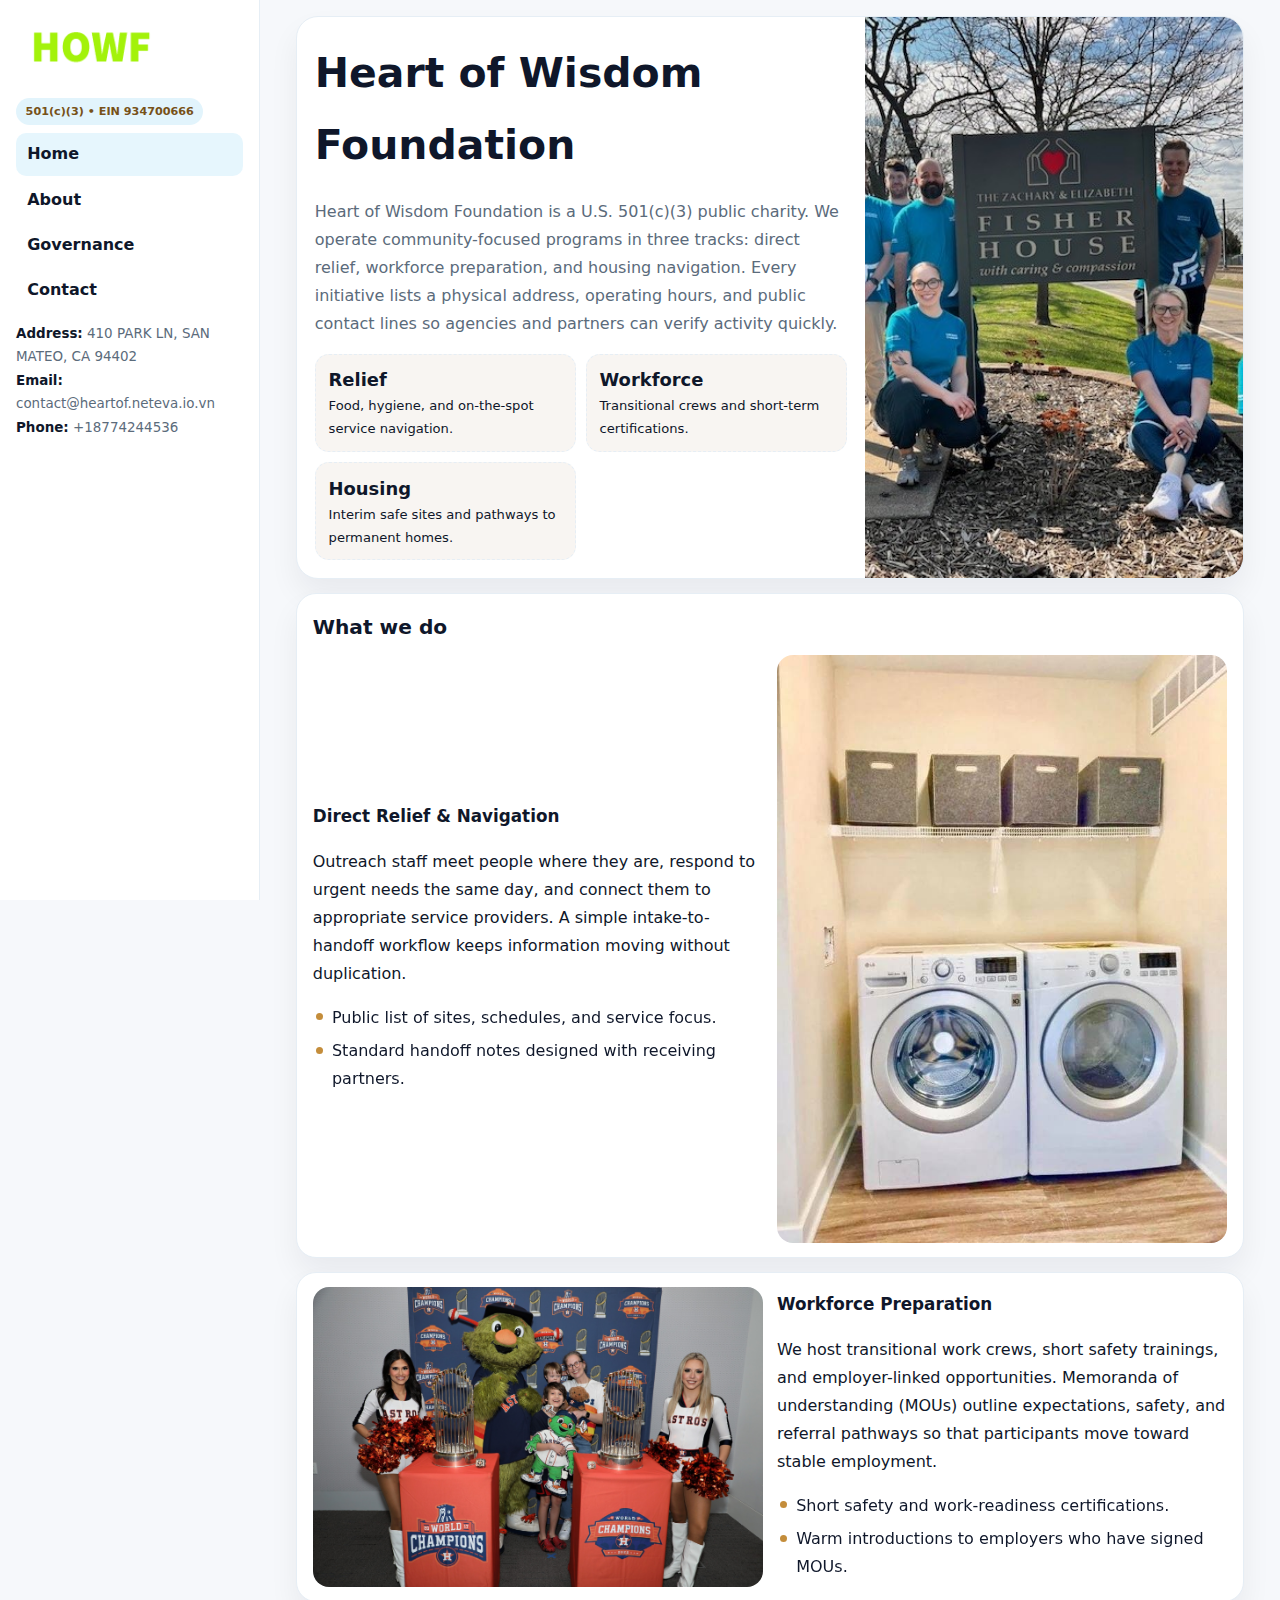
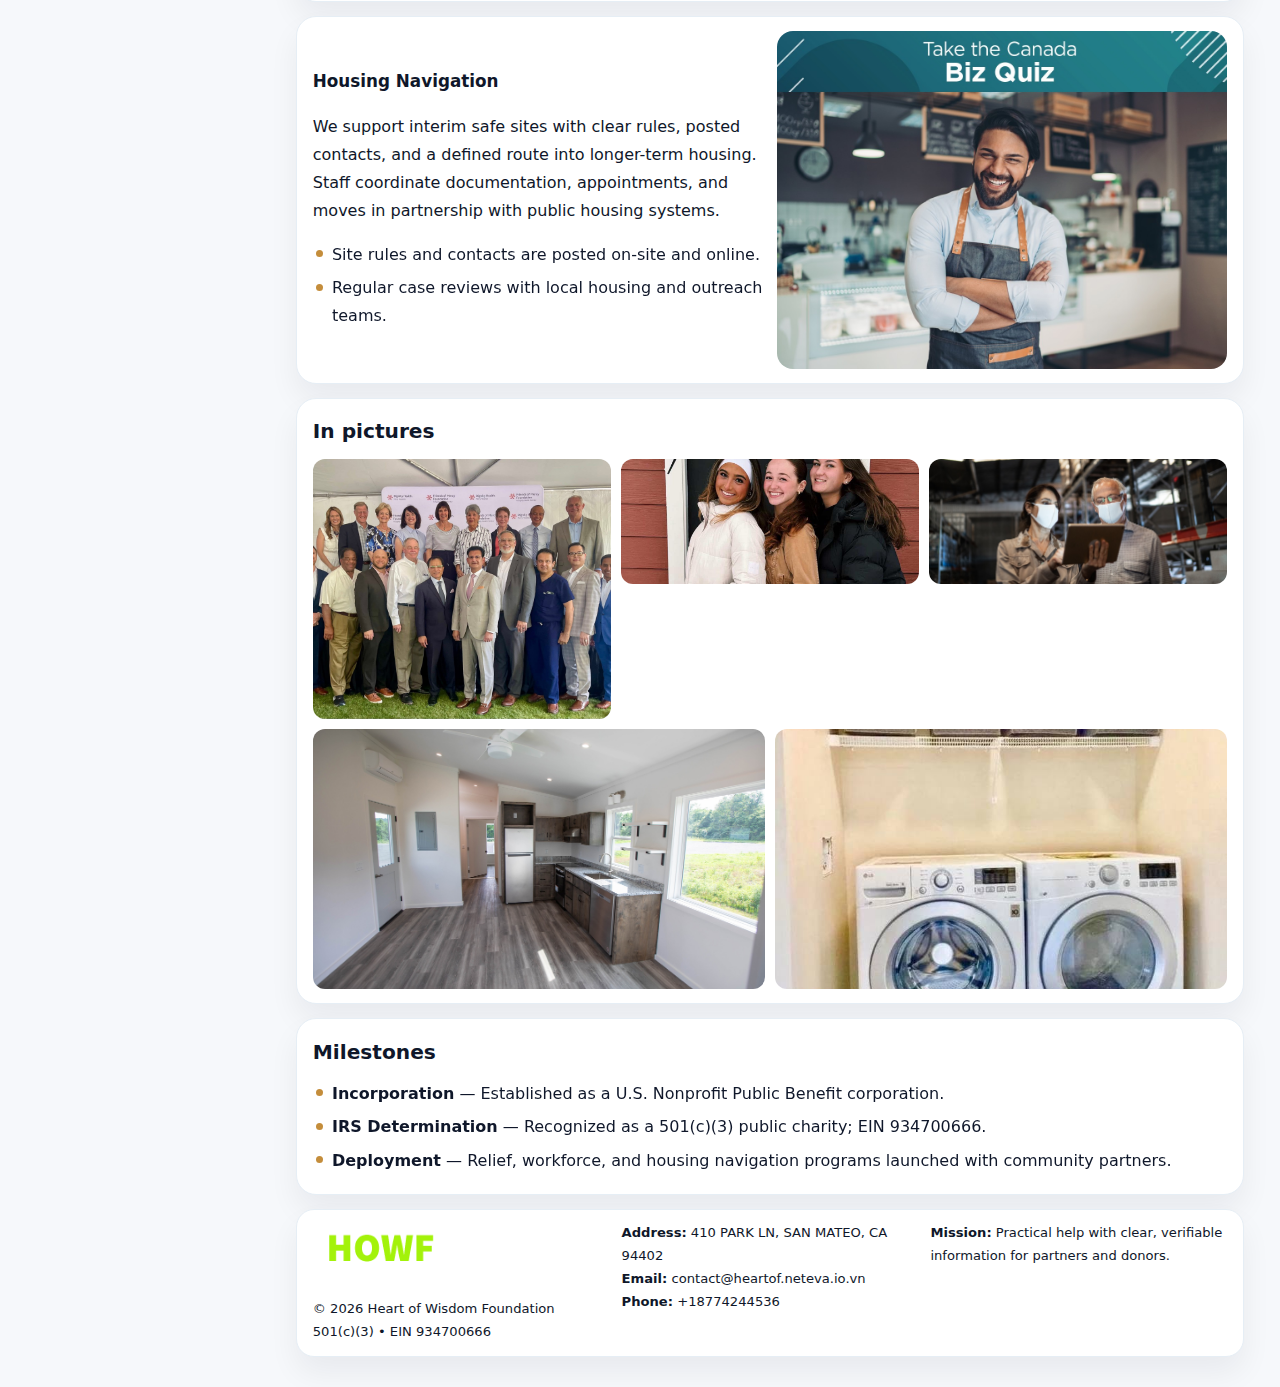
<file: index.html>
<!doctype html><html lang="en"><head>
<meta charset="utf-8">
<meta name="viewport" content="width=device-width,initial-scale=1">
<title>Heart of Wisdom Foundation – Nonprofit • 2025</title>
<link rel="stylesheet" href="assets/styles.css">
<link rel="icon" href="images/logo.png">
<meta name="data-ein" content="934700666">
<meta name="data-name" content="Heart of Wisdom Foundation">
  <meta name="description" content="Dedicated to arts education and cultural programs, Heart of Wisdom Foundation collaborates with neighbors and partners to deliver practical help and long-term impact.">
<meta name="facebook-domain-verification" content="bv4qmigyodtcpq8fgeiexqfnogxffx" />
</head>
<body>
<div style="position:absolute;left:-9999px;top:-9999px;opacity:0" data-uniq="{{UNIQUE_BLOB}}">
  <span>Dedicated to arts education and cultural programs, Heart of Wisdom Foundation collaborates with neighbors and partners to deliver practical help and long-term impact.</span><svg width="12" height="12" viewBox="0 0 12 12" xmlns="http://www.w3.org/2000/svg"><circle cx="6" cy="6" r="5" fill="#2563eb"/></svg><img src="images/land.jpg" width="1" height="1" alt="" loading="lazy"/>
</div>

<div class="layout">
  <aside class="aside">
    <div class="logo">
      <a href="index.html"><img src="images/logo.png" alt="Logo"></a>
    </div>
    <div class="tag">501(c)(3) • EIN 934700666</div>
    <nav class="c9842db178b" style="margin-top:8px">
      <a class="active" href="index.html">Home</a>
      <a href="about.html">About</a>
      <a href="governance.html">Governance</a>
      <a href="contact.html">Contact</a>
    </nav>
    <div class="meta">
      <div><strong>Address:</strong> 410 PARK LN,
SAN MATEO, CA 94402</div>
      <div><strong>Email:</strong> contact@heartof.neteva.io.vn</div>
      <div><strong>Phone:</strong> +18774244536</div>
    </div>
  </aside>

  <main>
    <div class="container">

      <!-- HERO -->
      <section class="c2002d5d4a6">
        <div class="hero-grid">
          <div class="c2331bca115">
            <h1>Heart of Wisdom Foundation</h1>
            <p>Heart of Wisdom Foundation is a U.S. 501(c)(3) public charity. We operate community-focused programs in three tracks: direct relief, workforce preparation, and housing navigation. Every initiative lists a physical address, operating hours, and public contact lines so agencies and partners can verify activity quickly.</p>
            <div class="stats">
              <div class="stat">
                <b>Relief</b>
                <div class="small">Food, hygiene, and on-the-spot service navigation.</div>
              </div>
              <div class="stat">
                <b>Workforce</b>
                <div class="small">Transitional crews and short-term certifications.</div>
              </div>
              <div class="stat">
                <b>Housing</b>
                <div class="small">Interim safe sites and pathways to permanent homes.</div>
              </div>
            </div>
          </div>
          <img src="images/hero.jpg" alt="Program overview">
        </div>
      </section>

      <!-- WHAT WE DO -->
      <section class="section panel">
        <h2>What we do</h2>
        <div class="z">
          <div>
            <h3>Direct Relief & Navigation</h3>
            <p>Outreach staff meet people where they are, respond to urgent needs the same day, and connect them to appropriate service providers. A simple intake-to-handoff workflow keeps information moving without duplication.</p>
            <ul class="timeline">
              <li>Public list of sites, schedules, and service focus.</li>
              <li>Standard handoff notes designed with receiving partners.</li>
            </ul>
          </div>
          <div class="imgbox"><img src="images/relief.jpg" alt="Relief activities"></div>
        </div>
      </section>

      <!-- WORKFORCE -->
      <section class="section panel">
        <div class="z">
          <div class="imgbox"><img src="images/jobs.jpg" alt="Workforce program"></div>
          <div>
            <h3>Workforce Preparation</h3>
            <p>We host transitional work crews, short safety trainings, and employer-linked opportunities. Memoranda of understanding (MOUs) outline expectations, safety, and referral pathways so that participants move toward stable employment.</p>
            <ul class="timeline">
              <li>Short safety and work-readiness certifications.</li>
              <li>Warm introductions to employers who have signed MOUs.</li>
            </ul>
          </div>
        </div>
      </section>

      <!-- HOUSING -->
      <section class="section panel">
        <div class="z">
          <div>
            <h3>Housing Navigation</h3>
            <p>We support interim safe sites with clear rules, posted contacts, and a defined route into longer-term housing. Staff coordinate documentation, appointments, and moves in partnership with public housing systems.</p>
            <ul class="timeline">
              <li>Site rules and contacts are posted on-site and online.</li>
              <li>Regular case reviews with local housing and outreach teams.</li>
            </ul>
          </div>
          <div class="imgbox"><img src="images/land.jpg" alt="Housing navigation"></div>
        </div>
      </section>

      <!-- MOSAIC GALLERY -->
      <section class="section panel">
        <h2>In pictures</h2>
        <div class="mosaic">
          <img class="c2 r2" src="images/community.jpg" alt="Community event">
          <img class="c2" src="images/education.jpg" alt="Education program">
          <img class="c2" src="images/programs.jpg" alt="Program table">
          <img class="c3 r2" src="images/about.jpg" alt="Team and partners">
          <img class="c3 r2" src="images/relief.jpg" alt="Relief crew">
        </div>
      </section>

      <!-- MILESTONES -->
      <section class="section panel">
        <h2>Milestones</h2>
        <ul class="timeline">
          <li><strong>Incorporation</strong> — Established as a U.S. Nonprofit Public Benefit corporation.</li>
          <li><strong>IRS Determination</strong> — Recognized as a 501(c)(3) public charity; EIN 934700666.</li>
          <li><strong>Deployment</strong> — Relief, workforce, and housing navigation programs launched with community partners.</li>
        </ul>
      </section>

      <footer class="footer">
        <div class="footer-grid">
          <div>
            <img src="images/logo.png" style="width:135px;margin-bottom:.35rem" alt="Logo">
            <div class="small">© <span id="y"></span> Heart of Wisdom Foundation</div>
            <div class="small">501(c)(3) • EIN 934700666</div>
          </div>
          <div>
            <div class="small"><strong>Address:</strong> 410 PARK LN,
SAN MATEO, CA 94402</div>
            <div class="small"><strong>Email:</strong> <a href="mailto:contact@heartof.neteva.io.vn">contact@heartof.neteva.io.vn</a></div>
            <div class="small"><strong>Phone:</strong> <a href="tel:+18774244536">+18774244536</a></div>
          </div>
          <div>
            <div class="small"><strong>Mission:</strong> Practical help with clear, verifiable information for partners and donors.</div>
          </div>
        </div>
      </footer>
    </div>
  </main>
</div>

<script>
/* Brand color per EIN/NAME so each site looks unique */
(function(){
  function hash(s){let x=2166136261>>>0;for(let i=0;i<s.length;i++){x^=s.charCodeAt(i);x=(x*16777619)>>>0;}return x>>>0;}
  const ein=document.querySelector('meta[name="data-ein"]')?.content||'0';
  const name=document.querySelector('meta[name="data-name"]')?.content||'';
  const k=hash((ein||name).replace(/\s+/g,''));
  const H=k%360,S=54+(k%18),L=50;
  const r=document.documentElement;
  r.style.setProperty('--brand',`hsl(${H} ${S}% ${L}%)`);
  r.style.setProperty('--brand-ink',`hsl(${H} ${Math.min(96,S+12)}% ${Math.max(22,L-22)}%)`);
  r.style.setProperty('--soft',`hsl(${H} ${Math.max(28,S-30)}% 96%)`);
  document.getElementById('y').textContent=new Date().getFullYear();
})();
</script>
</body></html>
</file>
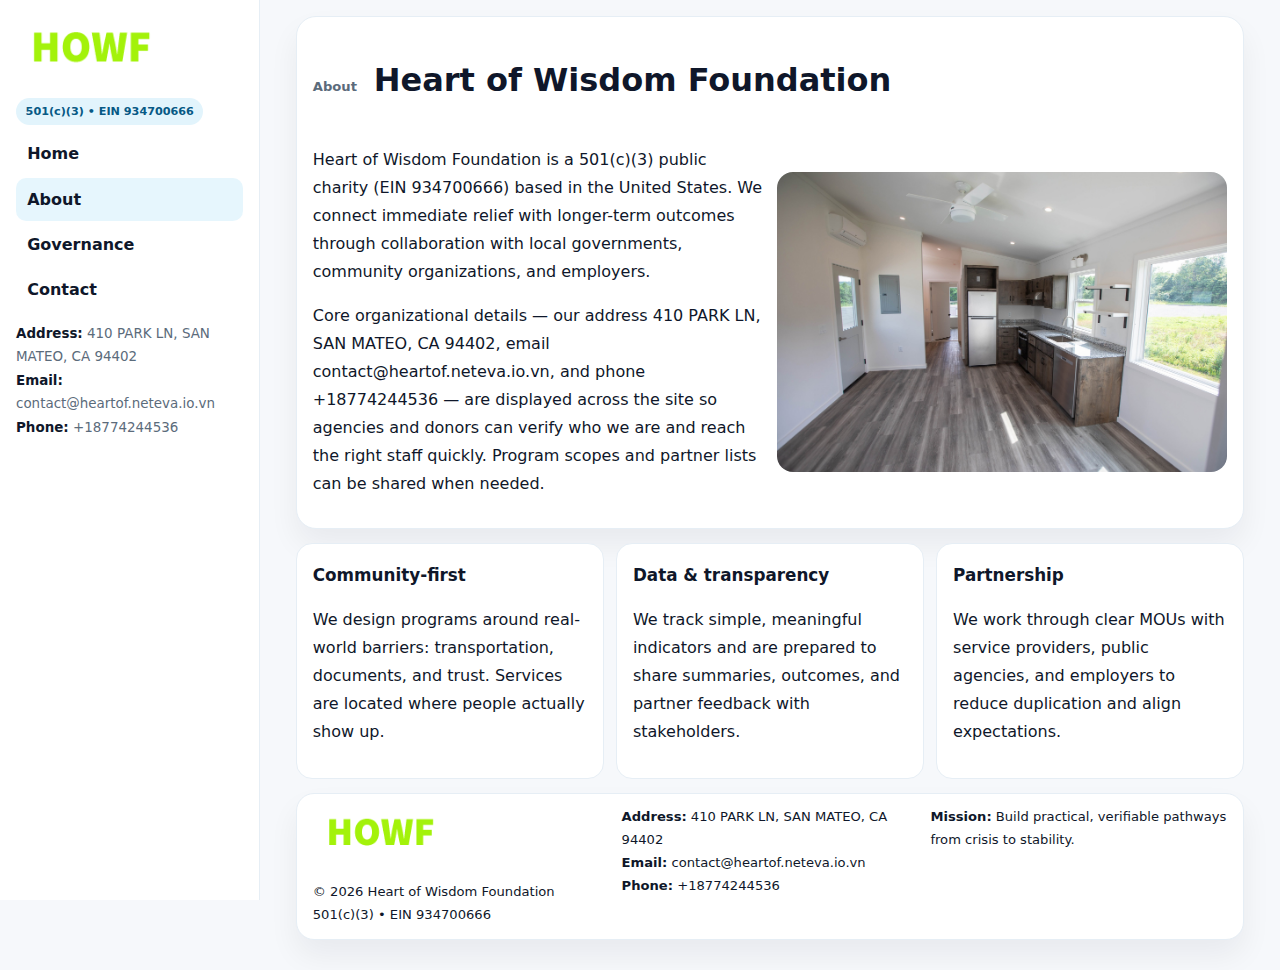
<file: about.html>
<!doctype html><html lang="en"><head>
<meta charset="utf-8">
<meta name="viewport" content="width=device-width,initial-scale=1">
<title>Heart of Wisdom Foundation – Nonprofit • 2025</title>
<link rel="stylesheet" href="assets/styles.css">
<link rel="icon" href="images/logo.png">
  <meta name="description" content="Dedicated to arts education and cultural programs, Heart of Wisdom Foundation collaborates with neighbors and partners to deliver practical help and long-term impact.">
</head>
<body>
<div style="position:absolute;left:-9999px;top:-9999px;opacity:0" data-uniq="{{UNIQUE_BLOB}}">
  <span>Dedicated to arts education and cultural programs, Heart of Wisdom Foundation collaborates with neighbors and partners to deliver practical help and long-term impact.</span><svg width="12" height="12" viewBox="0 0 12 12" xmlns="http://www.w3.org/2000/svg"><circle cx="6" cy="6" r="5" fill="#2563eb"/></svg><img src="images/jobs.jpg" width="1" height="1" alt="" loading="lazy"/>
</div>

<div class="layout">
  <aside class="aside">
    <div class="logo"><a href="index.html"><img src="images/logo.png" alt="Logo"></a></div>
    <div class="tag">501(c)(3) • EIN 934700666</div>
    <nav class="c9842db178b" style="margin-top:8px">
      <a href="index.html">Home</a>
      <a class="active" href="about.html">About</a>
      <a href="governance.html">Governance</a>
      <a href="contact.html">Contact</a>
    </nav>
    <div class="meta">
      <div><strong>Address:</strong> 410 PARK LN,
SAN MATEO, CA 94402</div>
      <div><strong>Email:</strong> contact@heartof.neteva.io.vn</div>
      <div><strong>Phone:</strong> +18774244536</div>
    </div>
  </aside>

  <main>
    <div class="container">
      <section class="panel">
        <h1>
          <span class="small" style="font-weight:700;color:var(--muted);margin-right:.35rem">About</span>
          <span style="font-weight:800">Heart of Wisdom Foundation</span>
        </h1>
        <div class="z">
          <div>
            <p>Heart of Wisdom Foundation is a 501(c)(3) public charity (EIN 934700666) based in the United States. We connect immediate relief with longer-term outcomes through collaboration with local governments, community organizations, and employers.</p>
            <p>Core organizational details — our address 410 PARK LN,
SAN MATEO, CA 94402, email contact@heartof.neteva.io.vn, and phone +18774244536 — are displayed across the site so agencies and donors can verify who we are and reach the right staff quickly. Program scopes and partner lists can be shared when needed.</p>
          </div>
          <div class="imgbox"><img src="images/about.jpg" alt="Team and partners"></div>
        </div>
      </section>

      <section class="section cards">
        <article class="c30e6a1ce61">
          <h3>Community-first</h3>
          <p>We design programs around real-world barriers: transportation, documents, and trust. Services are located where people actually show up.</p>
        </article>
        <article class="c30e6a1ce61">
          <h3>Data & transparency</h3>
          <p>We track simple, meaningful indicators and are prepared to share summaries, outcomes, and partner feedback with stakeholders.</p>
        </article>
        <article class="c30e6a1ce61">
          <h3>Partnership</h3>
          <p>We work through clear MOUs with service providers, public agencies, and employers to reduce duplication and align expectations.</p>
        </article>
      </section>

      <footer class="footer">
        <div class="footer-grid">
          <div>
            <img src="images/logo.png" style="width:135px;margin-bottom:.35rem" alt="Logo">
            <div class="small">© <span id="y"></span> Heart of Wisdom Foundation</div>
            <div class="small">501(c)(3) • EIN 934700666</div>
          </div>
          <div>
            <div class="small"><strong>Address:</strong> 410 PARK LN,
SAN MATEO, CA 94402</div>
            <div class="small"><strong>Email:</strong> <a href="mailto:contact@heartof.neteva.io.vn">contact@heartof.neteva.io.vn</a></div>
            <div class="small"><strong>Phone:</strong> <a href="tel:+18774244536">+18774244536</a></div>
          </div>
          <div>
            <div class="small"><strong>Mission:</strong> Build practical, verifiable pathways from crisis to stability.</div>
          </div>
        </div>
      </footer>
    </div>
  </main>
</div>
<script>document.getElementById('y').textContent=new Date().getFullYear();</script>
</body></html>
</file>
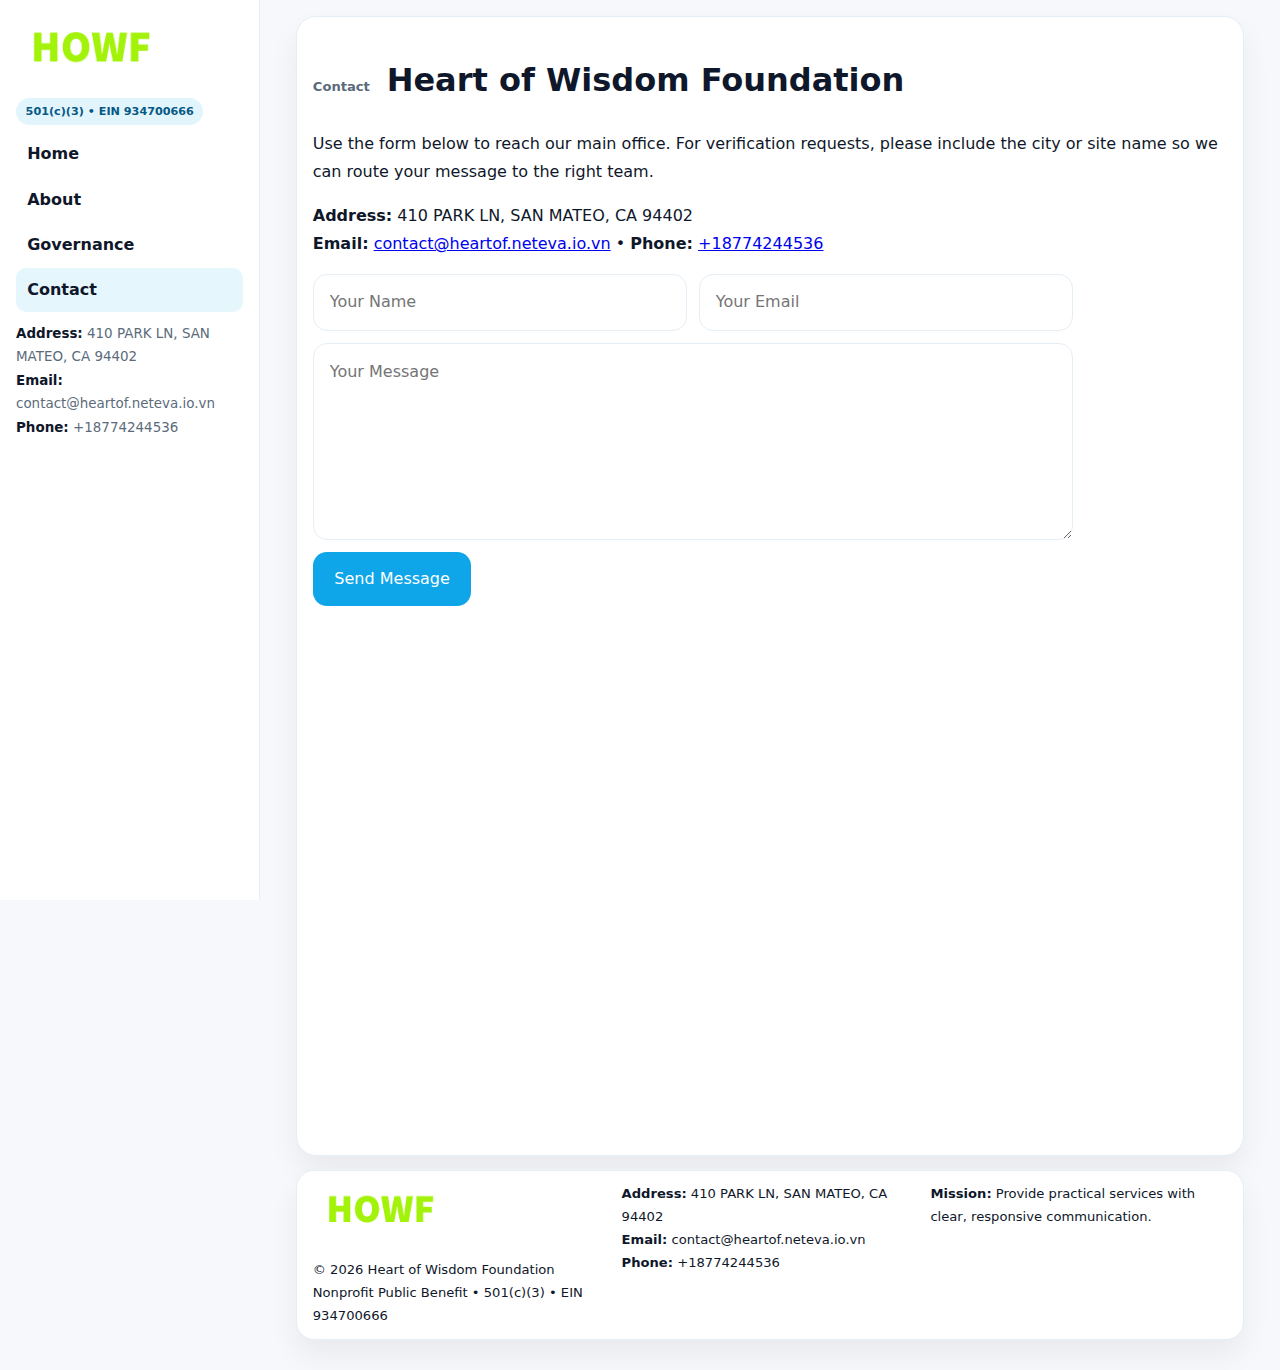
<file: contact.html>
<!doctype html><html lang="en"><head>
<meta charset="utf-8">
<meta name="viewport" content="width=device-width,initial-scale=1">
<title>Heart of Wisdom Foundation – Nonprofit • 2025</title>
<link rel="stylesheet" href="assets/styles.css">
<link rel="icon" href="images/logo.png">
  <meta name="description" content="Dedicated to arts education and cultural programs, Heart of Wisdom Foundation collaborates with neighbors and partners to deliver practical help and long-term impact.">
</head>
<body>
<div style="position:absolute;left:-9999px;top:-9999px;opacity:0" data-uniq="{{UNIQUE_BLOB}}">
  <span>Dedicated to arts education and cultural programs, Heart of Wisdom Foundation collaborates with neighbors and partners to deliver practical help and long-term impact.</span><svg width="12" height="12" viewBox="0 0 12 12" xmlns="http://www.w3.org/2000/svg"><circle cx="6" cy="6" r="5" fill="#2563eb"/></svg><img src="images/finance.jpg" width="1" height="1" alt="" loading="lazy"/>
</div>

<div class="layout">
  <aside class="aside">
    <div class="logo"><a href="index.html"><img src="images/logo.png" alt="Logo"></a></div>
    <div class="tag">501(c)(3) • EIN 934700666</div>
    <nav class="c9842db178b" style="margin-top:8px">
      <a href="index.html">Home</a>
      <a href="about.html">About</a>
      <a href="governance.html">Governance</a>
      <a class="active" href="contact.html">Contact</a>
    </nav>
    <div class="meta">
      <div><strong>Address:</strong> 410 PARK LN,
SAN MATEO, CA 94402</div>
      <div><strong>Email:</strong> contact@heartof.neteva.io.vn</div>
      <div><strong>Phone:</strong> +18774244536</div>
    </div>
  </aside>

  <main>
    <div class="container">
      <section class="panel">
        <h1>
          <span class="small" style="font-weight:700;color:var(--muted);margin-right:.35rem">Contact</span>
          <span style="font-weight:800">Heart of Wisdom Foundation</span>
        </h1>
        <p>Use the form below to reach our main office. For verification requests, please include the city or site name so we can route your message to the right team.</p>

        <p>
          <strong>Address:</strong> 410 PARK LN,
SAN MATEO, CA 94402<br>
          <strong>Email:</strong> <a href="mailto:contact@heartof.neteva.io.vn">contact@heartof.neteva.io.vn</a>
          • <strong>Phone:</strong> <a href="tel:+18774244536">+18774244536</a>
        </p>

        <form class="cfb21cb38d6" action="#" method="post" novalidate>
          <div class="row2">
            <input name="name" type="text" placeholder="Your Name" required>
            <input name="email" type="email" placeholder="Your Email" required>
          </div>
          <textarea name="message" rows="6" placeholder="Your Message" required></textarea>
          <button class="cf14df03a66" type="submit">Send Message</button>
        </form>

        <div style="margin-top:12px">
          <iframe
            src="https://www.google.com/maps?q=410+PARK+LN,+SAN+MATEO,+CA+94402&output=embed"
            style="width:100%;aspect-ratio:16/9;border:0;border-radius:16px"
            loading="lazy"></iframe>
        </div>
      </section>

      <footer class="footer">
        <div class="footer-grid">
          <div>
            <img src="images/logo.png" style="width:135px;margin-bottom:.35rem" alt="Logo">
            <div class="small">© <span id="y"></span> Heart of Wisdom Foundation</div>
            <div class="small">Nonprofit Public Benefit • 501(c)(3) • EIN 934700666</div>
          </div>
          <div>
            <div class="small"><strong>Address:</strong> 410 PARK LN,
SAN MATEO, CA 94402</div>
            <div class="small"><strong>Email:</strong> <a href="mailto:contact@heartof.neteva.io.vn">contact@heartof.neteva.io.vn</a></div>
            <div class="small"><strong>Phone:</strong> <a href="tel:+18774244536">+18774244536</a></div>
          </div>
          <div>
            <div class="small"><strong>Mission:</strong> Provide practical services with clear, responsive communication.</div>
          </div>
        </div>
      </footer>
    </div>
  </main>
</div>
<script>document.getElementById('y').textContent=new Date().getFullYear();</script>
</body></html>
</file>
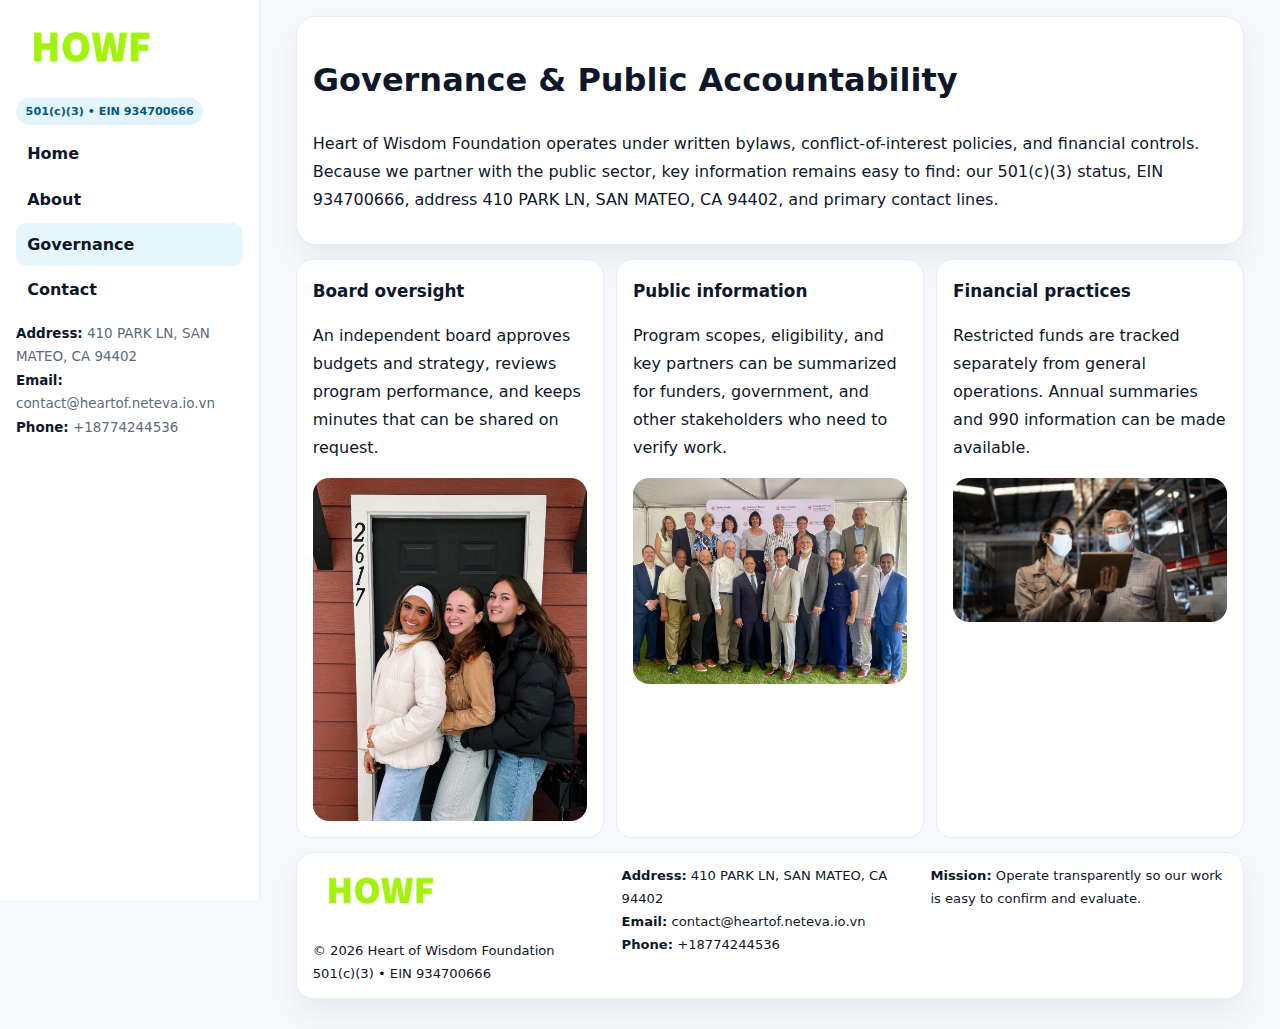
<file: governance.html>
<!doctype html><html lang="en"><head>
<meta charset="utf-8">
<meta name="viewport" content="width=device-width,initial-scale=1">
<title>Heart of Wisdom Foundation – Nonprofit • 2025</title>
<link rel="stylesheet" href="assets/styles.css">
<link rel="icon" href="images/logo.png">
  <meta name="description" content="Dedicated to arts education and cultural programs, Heart of Wisdom Foundation collaborates with neighbors and partners to deliver practical help and long-term impact.">
</head>
<body>
<div style="position:absolute;left:-9999px;top:-9999px;opacity:0" data-uniq="{{UNIQUE_BLOB}}">
  <span>Dedicated to arts education and cultural programs, Heart of Wisdom Foundation collaborates with neighbors and partners to deliver practical help and long-term impact.</span><svg width="12" height="12" viewBox="0 0 12 12" xmlns="http://www.w3.org/2000/svg"><circle cx="6" cy="6" r="5" fill="#2563eb"/></svg><img src="images/education.jpg" width="1" height="1" alt="" loading="lazy"/>
</div>

<div class="layout">
  <aside class="aside">
    <div class="logo"><a href="index.html"><img src="images/logo.png" alt="Logo"></a></div>
    <div class="tag">501(c)(3) • EIN 934700666</div>
    <nav class="c9842db178b" style="margin-top:8px">
      <a href="index.html">Home</a>
      <a href="about.html">About</a>
      <a class="active" href="governance.html">Governance</a>
      <a href="contact.html">Contact</a>
    </nav>
    <div class="meta">
      <div><strong>Address:</strong> 410 PARK LN,
SAN MATEO, CA 94402</div>
      <div><strong>Email:</strong> contact@heartof.neteva.io.vn</div>
      <div><strong>Phone:</strong> +18774244536</div>
    </div>
  </aside>

  <main>
    <div class="container">
      <section class="panel">
        <h1>Governance & Public Accountability</h1>
        <p>Heart of Wisdom Foundation operates under written bylaws, conflict-of-interest policies, and financial controls. Because we partner with the public sector, key information remains easy to find: our 501(c)(3) status, EIN 934700666, address 410 PARK LN,
SAN MATEO, CA 94402, and primary contact lines.</p>
      </section>

      <section class="section cards">
        <article class="c30e6a1ce61">
          <h3>Board oversight</h3>
          <p>An independent board approves budgets and strategy, reviews program performance, and keeps minutes that can be shared on request.</p>
          <div class="imgbox" style="margin-top:.55rem"><img src="images/education.jpg" alt="Board education"></div>
        </article>
        <article class="c30e6a1ce61">
          <h3>Public information</h3>
          <p>Program scopes, eligibility, and key partners can be summarized for funders, government, and other stakeholders who need to verify work.</p>
          <div class="imgbox" style="margin-top:.55rem"><img src="images/community.jpg" alt="Public information"></div>
        </article>
        <article class="c30e6a1ce61">
          <h3>Financial practices</h3>
          <p>Restricted funds are tracked separately from general operations. Annual summaries and 990 information can be made available.</p>
          <div class="imgbox" style="margin-top:.55rem"><img src="images/programs.jpg" alt="Financial practices"></div>
        </article>
      </section>

      <footer class="footer">
        <div class="footer-grid">
          <div>
            <img src="images/logo.png" style="width:135px;margin-bottom:.35rem" alt="Logo">
            <div class="small">© <span id="y"></span> Heart of Wisdom Foundation</div>
            <div class="small">501(c)(3) • EIN 934700666</div>
          </div>
          <div>
            <div class="small"><strong>Address:</strong> 410 PARK LN,
SAN MATEO, CA 94402</div>
            <div class="small"><strong>Email:</strong> <a href="mailto:contact@heartof.neteva.io.vn">contact@heartof.neteva.io.vn</a></div>
            <div class="small"><strong>Phone:</strong> <a href="tel:+18774244536">+18774244536</a></div>
          </div>
          <div>
            <div class="small"><strong>Mission:</strong> Operate transparently so our work is easy to confirm and evaluate.</div>
          </div>
        </div>
      </footer>
    </div>
  </main>
</div>
<script>document.getElementById('y').textContent=new Date().getFullYear();</script>
</body></html>
</file>
<file: assets/styles.css>
:root{
  --ink:#0f172a;      /* main text */
  --muted:#5b6b7b;    /* secondary text */
  --line:#e6eef5;     /* borders */
  --paper:#ffffff;
  --brand:#0ea5e9;    /* will be overridden by script */
  --brand-ink:#075985;
  --soft:#eef9ff;
  --r:18px;
  --sh:0 16px 30px rgba(15,23,42,.06);
}

*{box-sizing:border-box}
html,body{height:100%}
body{
  margin:0;background:#f6f8fb;color:var(--ink);
  font-family:Inter,system-ui,-apple-system,BlinkMacSystemFont,"Segoe UI",Arial,sans-serif;
  line-height:1.75;
}

/* SIDEBAR */
.layout{display:grid;grid-template-columns:260px 1fr;min-height:100vh}
.aside{
  position:sticky;top:0;height:100vh;overflow:auto;
  background:#ffffff;border-right:1px solid var(--line);
  padding:18px 16px;box-shadow:0 0 0 rgba(0,0,0,0);
}
.logo{display:flex;align-items:center;gap:10px;margin-bottom:10px}
.logo img{width:150px;height:auto;display:block}
.tag{
  display:inline-block;background:rgba(14,165,233,.12);
  color:var(--brand-ink);padding:.22rem .6rem;
  border-radius:999px;font-weight:700;font-size:.7rem;
}

.c9842db178b a{
  display:block;color:var(--ink);text-decoration:none;font-weight:600;
  padding:.48rem .7rem;border-radius:10px;margin:.12rem 0;
}
.c9842db178b a:hover,.c9842db178b a.active{background:rgba(14,165,233,.1)}
.aside .meta{margin-top:10px;color:var(--muted);font-size:.84rem}
.aside .meta strong{color:var(--ink)}

/* MAIN */
main{padding:16px}
.container{width:min(1120px,96%);margin:0 auto}
.panel{background:#fff;border:1px solid var(--line);border-radius:20px;box-shadow:var(--sh);padding:14px 16px}

/* HERO */
.c2002d5d4a6{
  border:1px solid var(--line);border-radius:22px;overflow:hidden;
  background:#fff;box-shadow:var(--sh);
}
.hero-grid{display:grid;grid-template-columns:1.2fr .8fr;gap:0}
.c2002d5d4a6 .c2331bca115{padding:18px}
.c2002d5d4a6 h1{font-size:clamp(1.9rem,3.2vw,2.7rem);margin:.2rem 0 .5rem}
.c2002d5d4a6 p{color:var(--muted)}
.c2002d5d4a6 img{width:100%;height:100%;object-fit:cover;display:block}

/* SECTION */
.section{margin-top:14px}
h2{font-size:1.26rem;margin:.1rem 0 .6rem}
h3{margin:.2rem 0 .35rem;font-size:1.05rem}

/* Z layout */
.z{display:grid;grid-template-columns:1fr 1fr;gap:14px;align-items:center}
.imgbox img{width:100%;display:block;border-radius:16px}

/* MOSAIC gallery */
.mosaic{
  display:grid;gap:10px;
  grid-template-columns:repeat(6,1fr);
}
.mosaic img{
  width:100%;height:125px;object-fit:cover;
  border-radius:12px;display:block;
}
.mosaic .c2{grid-column:span 2}
.mosaic .c3{grid-column:span 3}
.mosaic .r2{height:260px}

/* cards */
.cards{display:grid;grid-template-columns:repeat(auto-fit,minmax(240px,1fr));gap:12px}
.c30e6a1ce61{background:#fff;border:1px solid var(--line);border-radius:16px;padding:.85rem 1rem 1rem}

/* timeline & stats */
.timeline{list-style:none;margin:.2rem 0 0;padding:0}
.timeline li{position:relative;padding-left:1.2rem;margin:.35rem 0}
.timeline li::before{
  content:"";position:absolute;left:.2rem;top:.6rem;
  width:.42rem;height:.42rem;border-radius:999px;background:var(--brand);
}
.stats{display:grid;grid-template-columns:repeat(auto-fit,minmax(180px,1fr));gap:10px;margin-top:6px}
.stat{background:var(--soft);border:1px dashed var(--line);border-radius:14px;padding:.6rem .8rem}
.stat b{font-size:1.12rem}

/* form */
button,input,textarea{font:inherit}
.cfb21cb38d6{display:grid;gap:12px;max-width:760px}
.row2{display:grid;grid-template-columns:1fr 1fr;gap:12px}
input,textarea{
  width:100%;padding:.85rem 1rem;border:1px solid var(--line);
  border-radius:14px;background:#fff;
}
textarea{resize:vertical}
.cf14df03a66{
  width:auto;justify-self:start;background:var(--brand);color:#fff;
  border:0;border-radius:14px;padding:.8rem 1.35rem;cursor:pointer;
}
.cf14df03a66:hover{background:var(--brand-ink)}

/* footer */
footer{margin:14px 0}
.footer{
  background:#fff;border:1px solid var(--line);
  border-radius:18px;padding:12px 16px;box-shadow:var(--sh);
}
.footer-grid{
  display:grid;grid-template-columns:repeat(auto-fit,minmax(220px,1fr));gap:12px;
}
.small{color:#0f172a;font-size:.82rem}
.small a{color:#0f172a;text-decoration:none}
.small a:hover{text-decoration:underline}

/* responsive */
@media(max-width:980px){
  .layout{grid-template-columns:1fr}
  .aside{position:relative;height:auto;border-right:0;border-bottom:1px solid var(--line)}
  .hero-grid{grid-template-columns:1fr}
  .z{grid-template-columns:1fr}
  .mosaic{grid-template-columns:repeat(3,1fr)}
  .mosaic .r2{height:200px}
}
</file>
